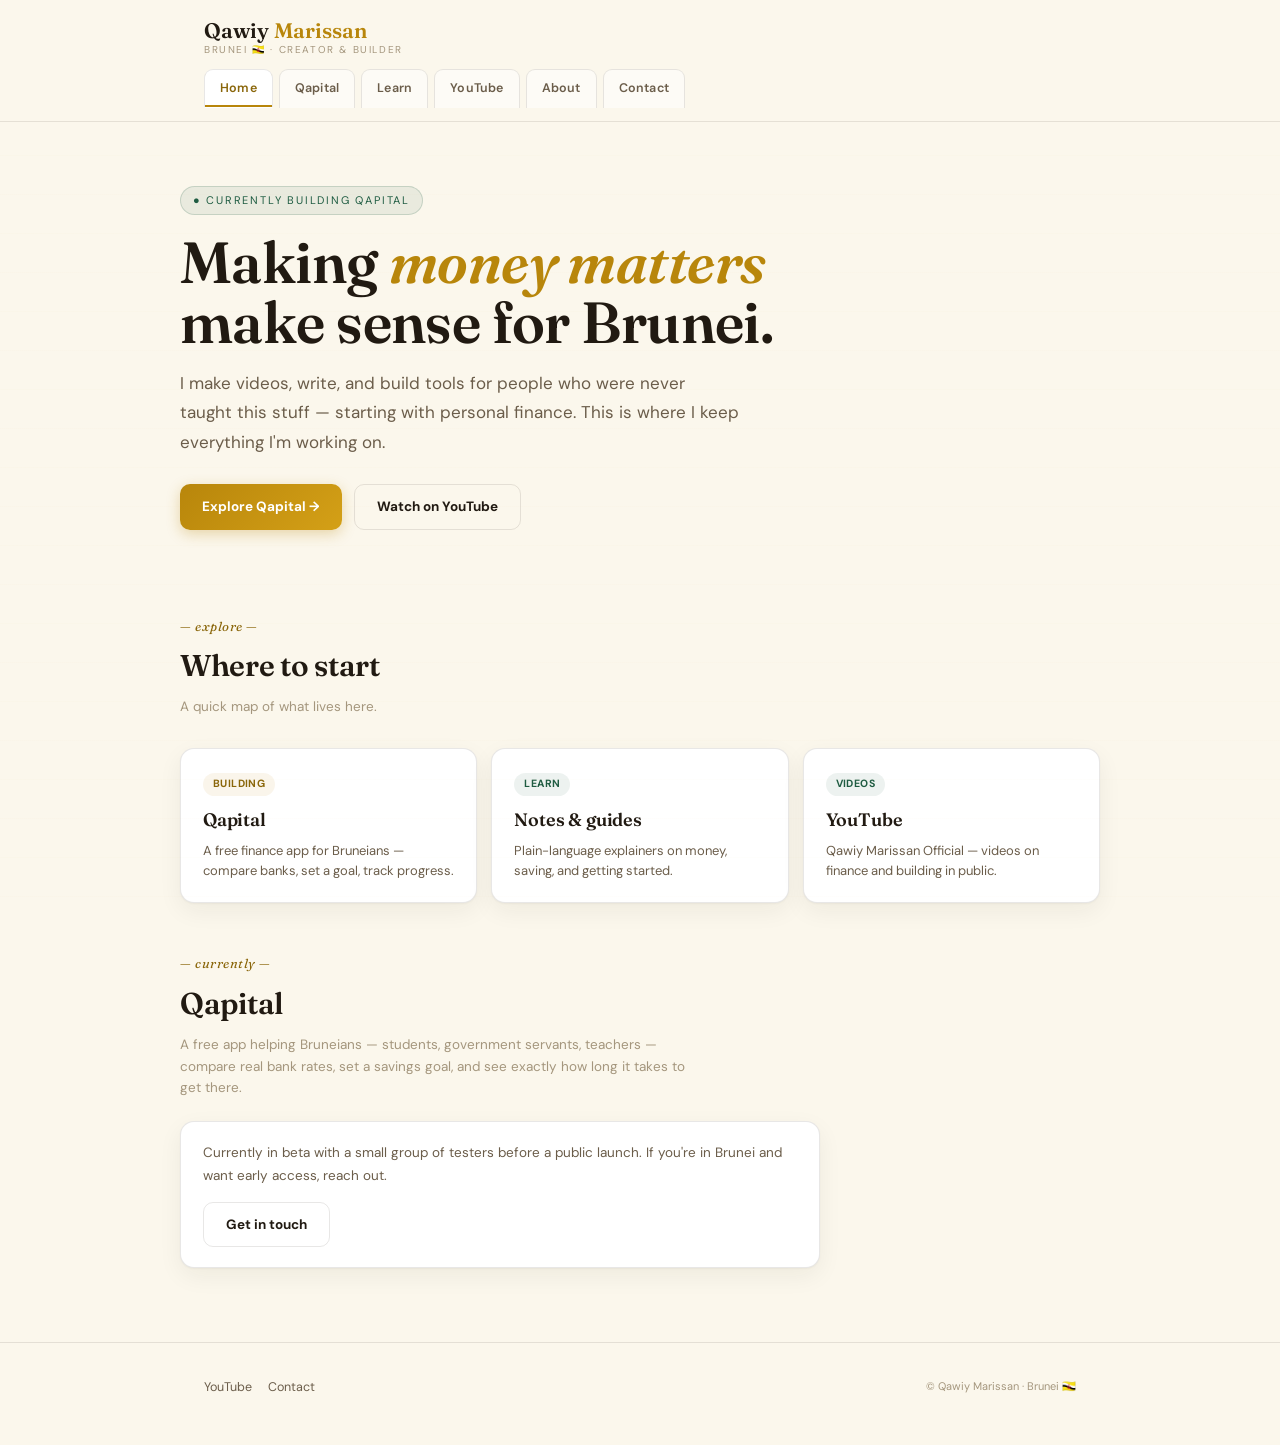
<file: index.html>
<!DOCTYPE html>
<html lang="en">
<head>
<meta charset="UTF-8">
<meta name="viewport" content="width=device-width,initial-scale=1">
<title>Qawiy Marissan</title>
<meta name="description" content="Qawiy Marissan — Bruneian creator and builder of Qapital.">
<link rel="preconnect" href="https://fonts.googleapis.com">
<link href="https://fonts.googleapis.com/css2?family=Fraunces:ital,wght@0,400;0,500;0,600;0,700;1,500&family=DM+Sans:wght@300;400;500;600;700&display=swap" rel="stylesheet">
<link rel="stylesheet" href="css/style.css">
</head>
<body>

<header class="site-head">
<div class="wrap">
<div class="head-row">
<div class="brand">
<div class="name">Qawiy <em>Marissan</em></div>
<div class="tag">Brunei 🇧🇳 · Creator &amp; Builder</div>
</div>
</div>
<nav class="card-tabs">
<a href="index.html" class="on">Home</a>
<a href="qapital.html">Qapital</a>
<a href="learn.html">Learn</a>
<a href="youtube.html">YouTube</a>
<a href="about.html">About</a>
<a href="contact.html">Contact</a>
</nav>
</div>
</header>

<main>
<section class="hero wrap">
<div class="eyebrow">● Currently building Qapital</div>
<h1>Making <em>money matters</em><br>make sense for Brunei.</h1>
<p class="lede">I make videos, write, and build tools for people who were never taught this stuff — starting with personal finance. This is where I keep everything I'm working on.</p>
<div style="margin-top:26px;display:flex;gap:12px;flex-wrap:wrap">
<a href="qapital.html" class="btn">Explore Qapital →</a>
<a href="youtube.html" class="btn outline">Watch on YouTube</a>
</div>
</section>

<section class="chapter wrap">
<span class="num">— explore —</span>
<h2>Where to start</h2>
<p class="sub">A quick map of what lives here.</p>
</section>

<section class="wrap" style="padding:22px 0 10px">
<div class="grid grid-3">

<a href="qapital.html" class="card" style="display:block">
<div class="tagchip gold">Building</div>
<h3 style="font-size:18px;margin-bottom:6px">Qapital</h3>
<p style="font-size:13px;color:var(--ink-soft);line-height:1.6">A free finance app for Bruneians — compare banks, set a goal, track progress.</p>
</a>

<a href="learn.html" class="card" style="display:block">
<div class="tagchip">Learn</div>
<h3 style="font-size:18px;margin-bottom:6px">Notes &amp; guides</h3>
<p style="font-size:13px;color:var(--ink-soft);line-height:1.6">Plain-language explainers on money, saving, and getting started.</p>
</a>

<a href="youtube.html" class="card" style="display:block">
<div class="tagchip">Videos</div>
<h3 style="font-size:18px;margin-bottom:6px">YouTube</h3>
<p style="font-size:13px;color:var(--ink-soft);line-height:1.6">Qawiy Marissan Official — videos on finance and building in public.</p>
</a>

</div>
</section>

<section class="chapter wrap">
<span class="num">— currently —</span>
<h2>Qapital</h2>
<p class="sub">A free app helping Bruneians — students, government servants, teachers — compare real bank rates, set a savings goal, and see exactly how long it takes to get there.</p>
</section>
<section class="wrap" style="padding:14px 0 10px">
<div class="card" style="max-width:640px">
<p style="font-size:13.5px;color:var(--ink-soft);line-height:1.7;margin-bottom:14px">Currently in beta with a small group of testers before a public launch. If you're in Brunei and want early access, reach out.</p>
<a href="contact.html" class="btn outline">Get in touch</a>
</div>
</section>
</main>

<footer class="site-foot">
<div class="wrap">
<div class="row">
<div class="links">
<a href="https://youtube.com/@QawiyMarissanOfficial" target="_blank" rel="noopener">YouTube</a>
<a href="contact.html">Contact</a>
</div>
<div class="copy">© Qawiy Marissan · Brunei 🇧🇳</div>
</div>
</div>
</footer>

</body>
</html>
</file>
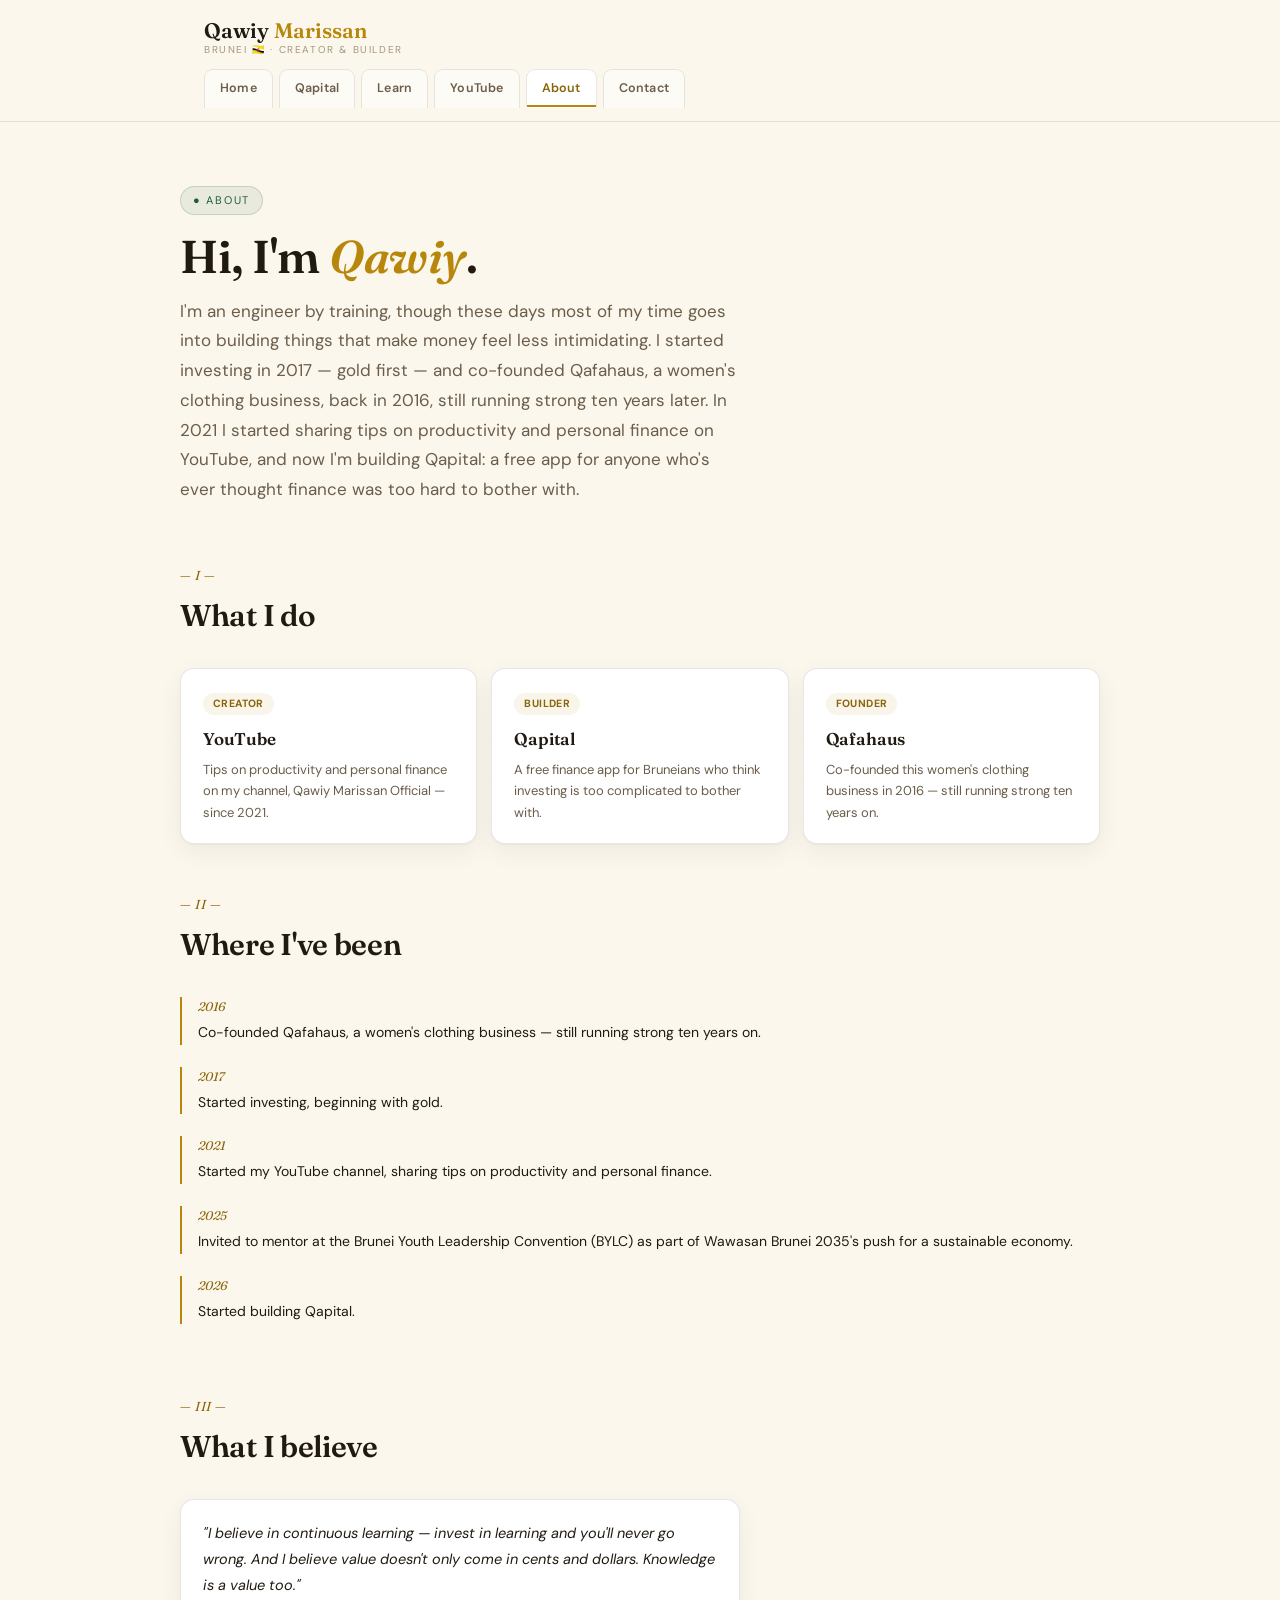
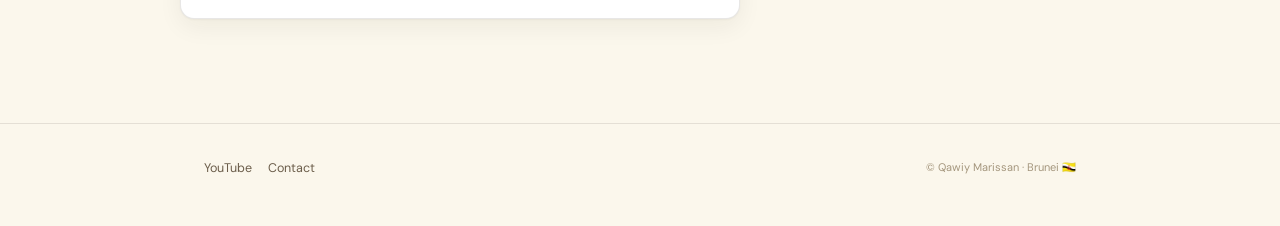
<file: about.html>
<!DOCTYPE html>
<html lang="en">
<head>
<meta charset="UTF-8">
<meta name="viewport" content="width=device-width,initial-scale=1">
<title>About — Qawiy Marissan</title>
<link rel="preconnect" href="https://fonts.googleapis.com">
<link href="https://fonts.googleapis.com/css2?family=Fraunces:ital,wght@0,400;0,500;0,600;0,700;1,500&family=DM+Sans:wght@300;400;500;600;700&display=swap" rel="stylesheet">
<link rel="stylesheet" href="css/style.css">
</head>
<body>

<header class="site-head">
<div class="wrap">
<div class="head-row">
<div class="brand">
<div class="name">Qawiy <em>Marissan</em></div>
<div class="tag">Brunei 🇧🇳 · Creator &amp; Builder</div>
</div>
</div>
<nav class="card-tabs">
<a href="index.html">Home</a>
<a href="qapital.html">Qapital</a>
<a href="learn.html">Learn</a>
<a href="youtube.html">YouTube</a>
<a href="about.html" class="on">About</a>
<a href="contact.html">Contact</a>
</nav>
</div>
</header>

<main>
<section class="hero wrap" style="padding-bottom:20px">
<div class="eyebrow">● About</div>
<h1 style="font-size:clamp(30px,5vw,46px)">Hi, I'm <em>Qawiy</em>.</h1>
<p class="lede">I'm an engineer by training, though these days most of my time goes into building things that make money feel less intimidating. I started investing in 2017 — gold first — and co-founded Qafahaus, a women's clothing business, back in 2016, still running strong ten years later. In 2021 I started sharing tips on productivity and personal finance on YouTube, and now I'm building Qapital: a free app for anyone who's ever thought finance was too hard to bother with.</p>
</section>

<section class="chapter wrap">
<span class="num">— I —</span>
<h2>What I do</h2>
</section>
<section class="wrap" style="padding:14px 0 10px">
<div class="grid grid-3">
<div class="card">
<div class="tagchip gold">Creator</div>
<h3 style="font-size:17px;margin-bottom:6px">YouTube</h3>
<p style="font-size:13px;color:var(--ink-soft);line-height:1.65">Tips on productivity and personal finance on my channel, Qawiy Marissan Official — since 2021.</p>
</div>
<div class="card">
<div class="tagchip gold">Builder</div>
<h3 style="font-size:17px;margin-bottom:6px">Qapital</h3>
<p style="font-size:13px;color:var(--ink-soft);line-height:1.65">A free finance app for Bruneians who think investing is too complicated to bother with.</p>
</div>
<div class="card">
<div class="tagchip gold">Founder</div>
<h3 style="font-size:17px;margin-bottom:6px">Qafahaus</h3>
<p style="font-size:13px;color:var(--ink-soft);line-height:1.65">Co-founded this women's clothing business in 2016 — still running strong ten years on.</p>
</div>
</div>
</section>

<section class="chapter wrap">
<span class="num">— II —</span>
<h2>Where I've been</h2>
</section>
<section class="wrap" style="padding:14px 0 10px">
<div class="margin-note">
<span class="date">2016</span>
<p style="font-size:14px;color:var(--ink);line-height:1.7">Co-founded Qafahaus, a women's clothing business — still running strong ten years on.</p>
</div>
<div class="margin-note">
<span class="date">2017</span>
<p style="font-size:14px;color:var(--ink);line-height:1.7">Started investing, beginning with gold.</p>
</div>
<div class="margin-note">
<span class="date">2021</span>
<p style="font-size:14px;color:var(--ink);line-height:1.7">Started my YouTube channel, sharing tips on productivity and personal finance.</p>
</div>
<div class="margin-note">
<span class="date">2025</span>
<p style="font-size:14px;color:var(--ink);line-height:1.7">Invited to mentor at the Brunei Youth Leadership Convention (BYLC) as part of Wawasan Brunei 2035's push for a sustainable economy.</p>
</div>
<div class="margin-note">
<span class="date">2026</span>
<p style="font-size:14px;color:var(--ink);line-height:1.7">Started building Qapital.</p>
</div>
</section>

<section class="chapter wrap">
<span class="num">— III —</span>
<h2>What I believe</h2>
</section>
<section class="wrap" style="padding:14px 0 40px">
<div class="card" style="max-width:560px">
<p style="font-size:14.5px;color:var(--ink);line-height:1.8;font-style:italic">"I believe in continuous learning — invest in learning and you'll never go wrong. And I believe value doesn't only come in cents and dollars. Knowledge is a value too."</p>
</div>
</section>
</main>

<footer class="site-foot">
<div class="wrap">
<div class="row">
<div class="links">
<a href="https://youtube.com/@QawiyMarissanOfficial" target="_blank" rel="noopener">YouTube</a>
<a href="contact.html">Contact</a>
</div>
<div class="copy">© Qawiy Marissan · Brunei 🇧🇳</div>
</div>
</div>
</footer>

</body>
</html>
</file>
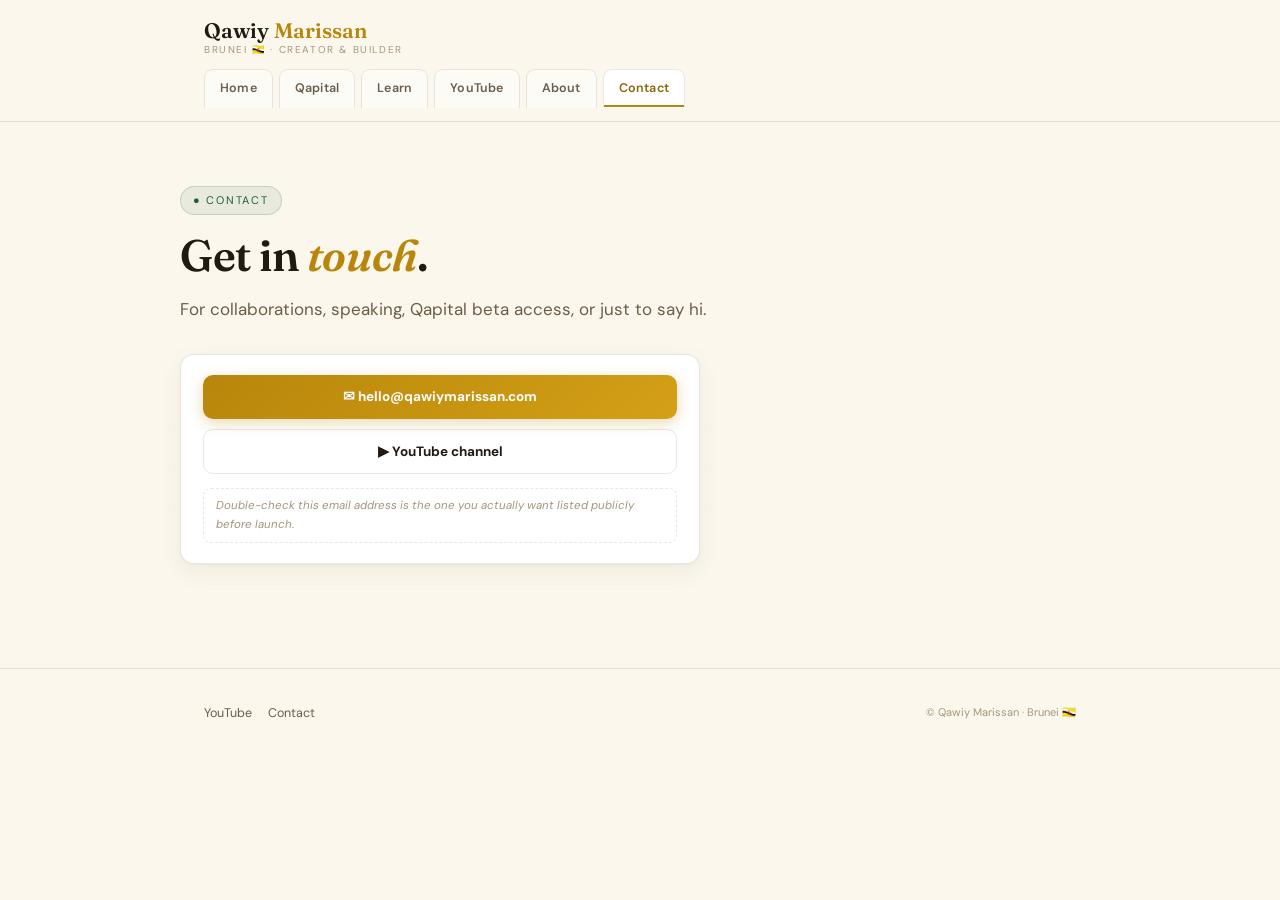
<file: contact.html>
<!DOCTYPE html>
<html lang="en">
<head>
<meta charset="UTF-8">
<meta name="viewport" content="width=device-width,initial-scale=1">
<title>Contact — Qawiy Marissan</title>
<link rel="preconnect" href="https://fonts.googleapis.com">
<link href="https://fonts.googleapis.com/css2?family=Fraunces:ital,wght@0,400;0,500;0,600;0,700;1,500&family=DM+Sans:wght@300;400;500;600;700&display=swap" rel="stylesheet">
<link rel="stylesheet" href="css/style.css">
</head>
<body>

<header class="site-head">
<div class="wrap">
<div class="head-row">
<div class="brand">
<div class="name">Qawiy <em>Marissan</em></div>
<div class="tag">Brunei 🇧🇳 · Creator &amp; Builder</div>
</div>
</div>
<nav class="card-tabs">
<a href="index.html">Home</a>
<a href="qapital.html">Qapital</a>
<a href="learn.html">Learn</a>
<a href="youtube.html">YouTube</a>
<a href="about.html">About</a>
<a href="contact.html" class="on">Contact</a>
</nav>
</div>
</header>

<main>
<section class="hero wrap" style="padding-bottom:16px">
<div class="eyebrow">● Contact</div>
<h1 style="font-size:clamp(30px,5vw,44px)">Get in <em>touch</em>.</h1>
<p class="lede">For collaborations, speaking, Qapital beta access, or just to say hi.</p>
</section>

<section class="wrap" style="padding:14px 0 40px">
<div class="card" style="max-width:520px">
<div style="display:flex;flex-direction:column;gap:10px">
<a href="mailto:hello@qawiymarissan.com" class="btn" style="justify-content:center">✉ hello@qawiymarissan.com</a>
<a href="https://youtube.com/@QawiyMarissanOfficial" target="_blank" rel="noopener" class="btn outline" style="justify-content:center">▶ YouTube channel</a>
</div>
<div class="placeholder-note" style="margin-top:14px">Double-check this email address is the one you actually want listed publicly before launch.</div>
</div>
</section>
</main>

<footer class="site-foot">
<div class="wrap">
<div class="row">
<div class="links">
<a href="https://youtube.com/@QawiyMarissanOfficial" target="_blank" rel="noopener">YouTube</a>
<a href="contact.html">Contact</a>
</div>
<div class="copy">© Qawiy Marissan · Brunei 🇧🇳</div>
</div>
</div>
</footer>

</body>
</html>
</file>
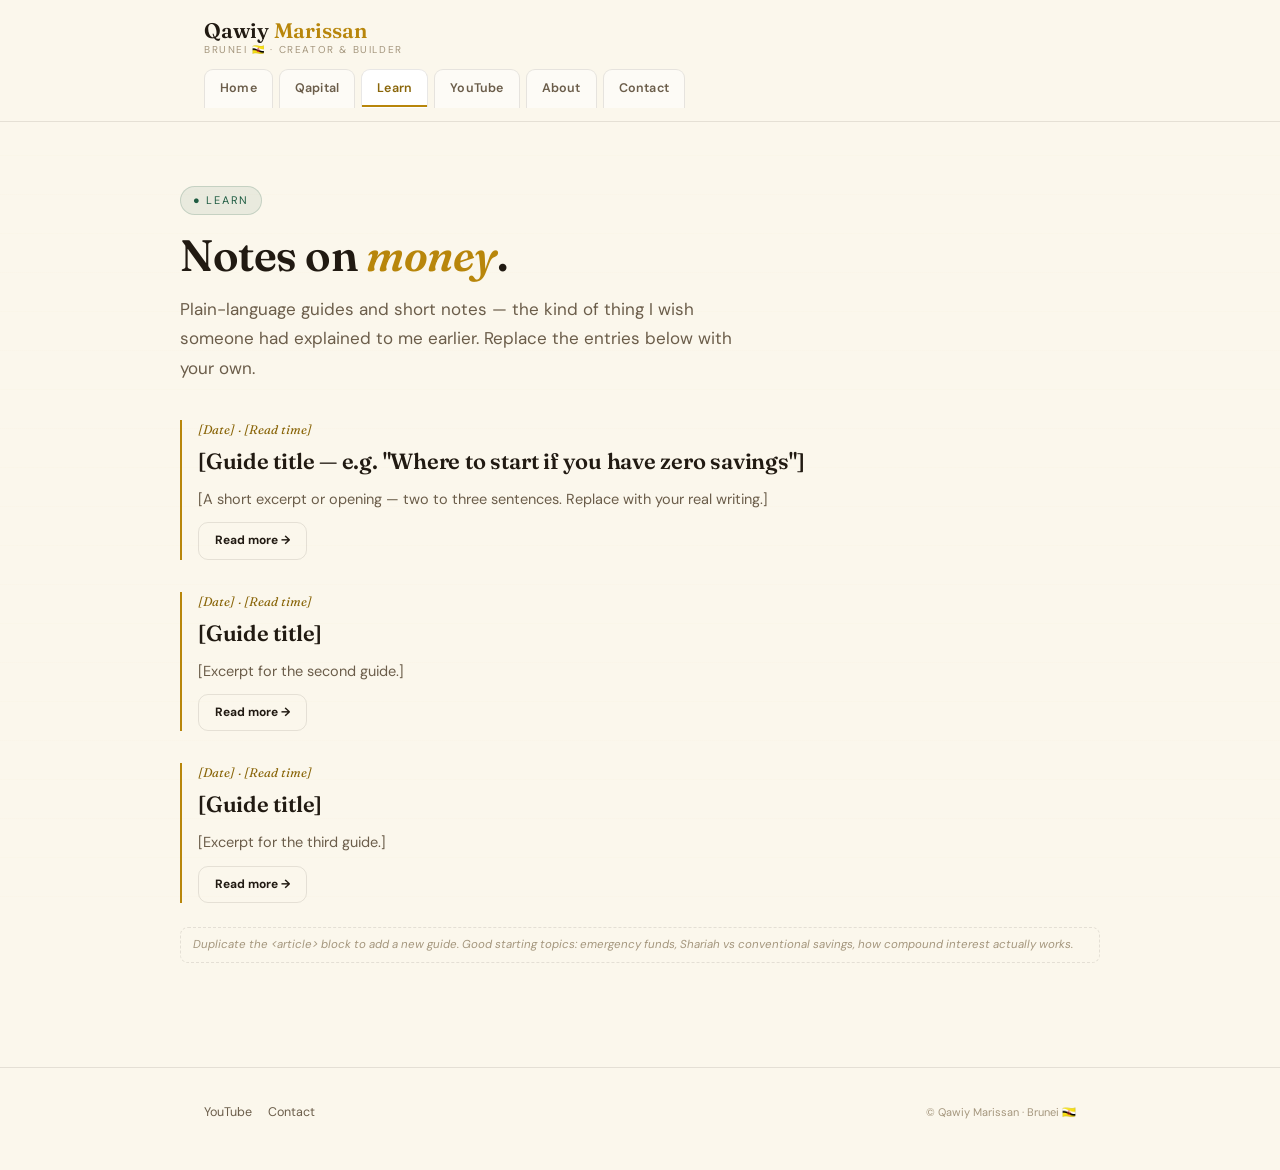
<file: learn.html>
<!DOCTYPE html>
<html lang="en">
<head>
<meta charset="UTF-8">
<meta name="viewport" content="width=device-width,initial-scale=1">
<title>Learn — Qawiy Marissan</title>
<link rel="preconnect" href="https://fonts.googleapis.com">
<link href="https://fonts.googleapis.com/css2?family=Fraunces:ital,wght@0,400;0,500;0,600;0,700;1,500&family=DM+Sans:wght@300;400;500;600;700&display=swap" rel="stylesheet">
<link rel="stylesheet" href="css/style.css">
</head>
<body>

<header class="site-head">
<div class="wrap">
<div class="head-row">
<div class="brand">
<div class="name">Qawiy <em>Marissan</em></div>
<div class="tag">Brunei 🇧🇳 · Creator &amp; Builder</div>
</div>
</div>
<nav class="card-tabs">
<a href="index.html">Home</a>
<a href="qapital.html">Qapital</a>
<a href="learn.html" class="on">Learn</a>
<a href="youtube.html">YouTube</a>
<a href="about.html">About</a>
<a href="contact.html">Contact</a>
</nav>
</div>
</header>

<main>
<section class="hero wrap" style="padding-bottom:16px">
<div class="eyebrow">● Learn</div>
<h1 style="font-size:clamp(30px,5vw,44px)">Notes on <em>money</em>.</h1>
<p class="lede">Plain-language guides and short notes — the kind of thing I wish someone had explained to me earlier. Replace the entries below with your own.</p>
</section>

<section class="wrap" style="padding:20px 0 40px">

<article class="margin-note" style="margin-bottom:32px">
<span class="date">[Date] · [Read time]</span>
<h2 style="font-size:22px;margin-bottom:8px">[Guide title — e.g. "Where to start if you have zero savings"]</h2>
<p style="font-size:14.5px;color:var(--ink-soft);line-height:1.75;margin-bottom:10px">[A short excerpt or opening — two to three sentences. Replace with your real writing.]</p>
<a href="#" class="btn outline" style="font-size:12px;padding:8px 16px">Read more →</a>
</article>

<article class="margin-note" style="margin-bottom:32px">
<span class="date">[Date] · [Read time]</span>
<h2 style="font-size:22px;margin-bottom:8px">[Guide title]</h2>
<p style="font-size:14.5px;color:var(--ink-soft);line-height:1.75;margin-bottom:10px">[Excerpt for the second guide.]</p>
<a href="#" class="btn outline" style="font-size:12px;padding:8px 16px">Read more →</a>
</article>

<article class="margin-note">
<span class="date">[Date] · [Read time]</span>
<h2 style="font-size:22px;margin-bottom:8px">[Guide title]</h2>
<p style="font-size:14.5px;color:var(--ink-soft);line-height:1.75;margin-bottom:10px">[Excerpt for the third guide.]</p>
<a href="#" class="btn outline" style="font-size:12px;padding:8px 16px">Read more →</a>
</article>

<div class="placeholder-note" style="margin-top:24px">Duplicate the &lt;article&gt; block to add a new guide. Good starting topics: emergency funds, Shariah vs conventional savings, how compound interest actually works.</div>

</section>
</main>

<footer class="site-foot">
<div class="wrap">
<div class="row">
<div class="links">
<a href="https://youtube.com/@QawiyMarissanOfficial" target="_blank" rel="noopener">YouTube</a>
<a href="contact.html">Contact</a>
</div>
<div class="copy">© Qawiy Marissan · Brunei 🇧🇳</div>
</div>
</div>
</footer>

</body>
</html>
</file>
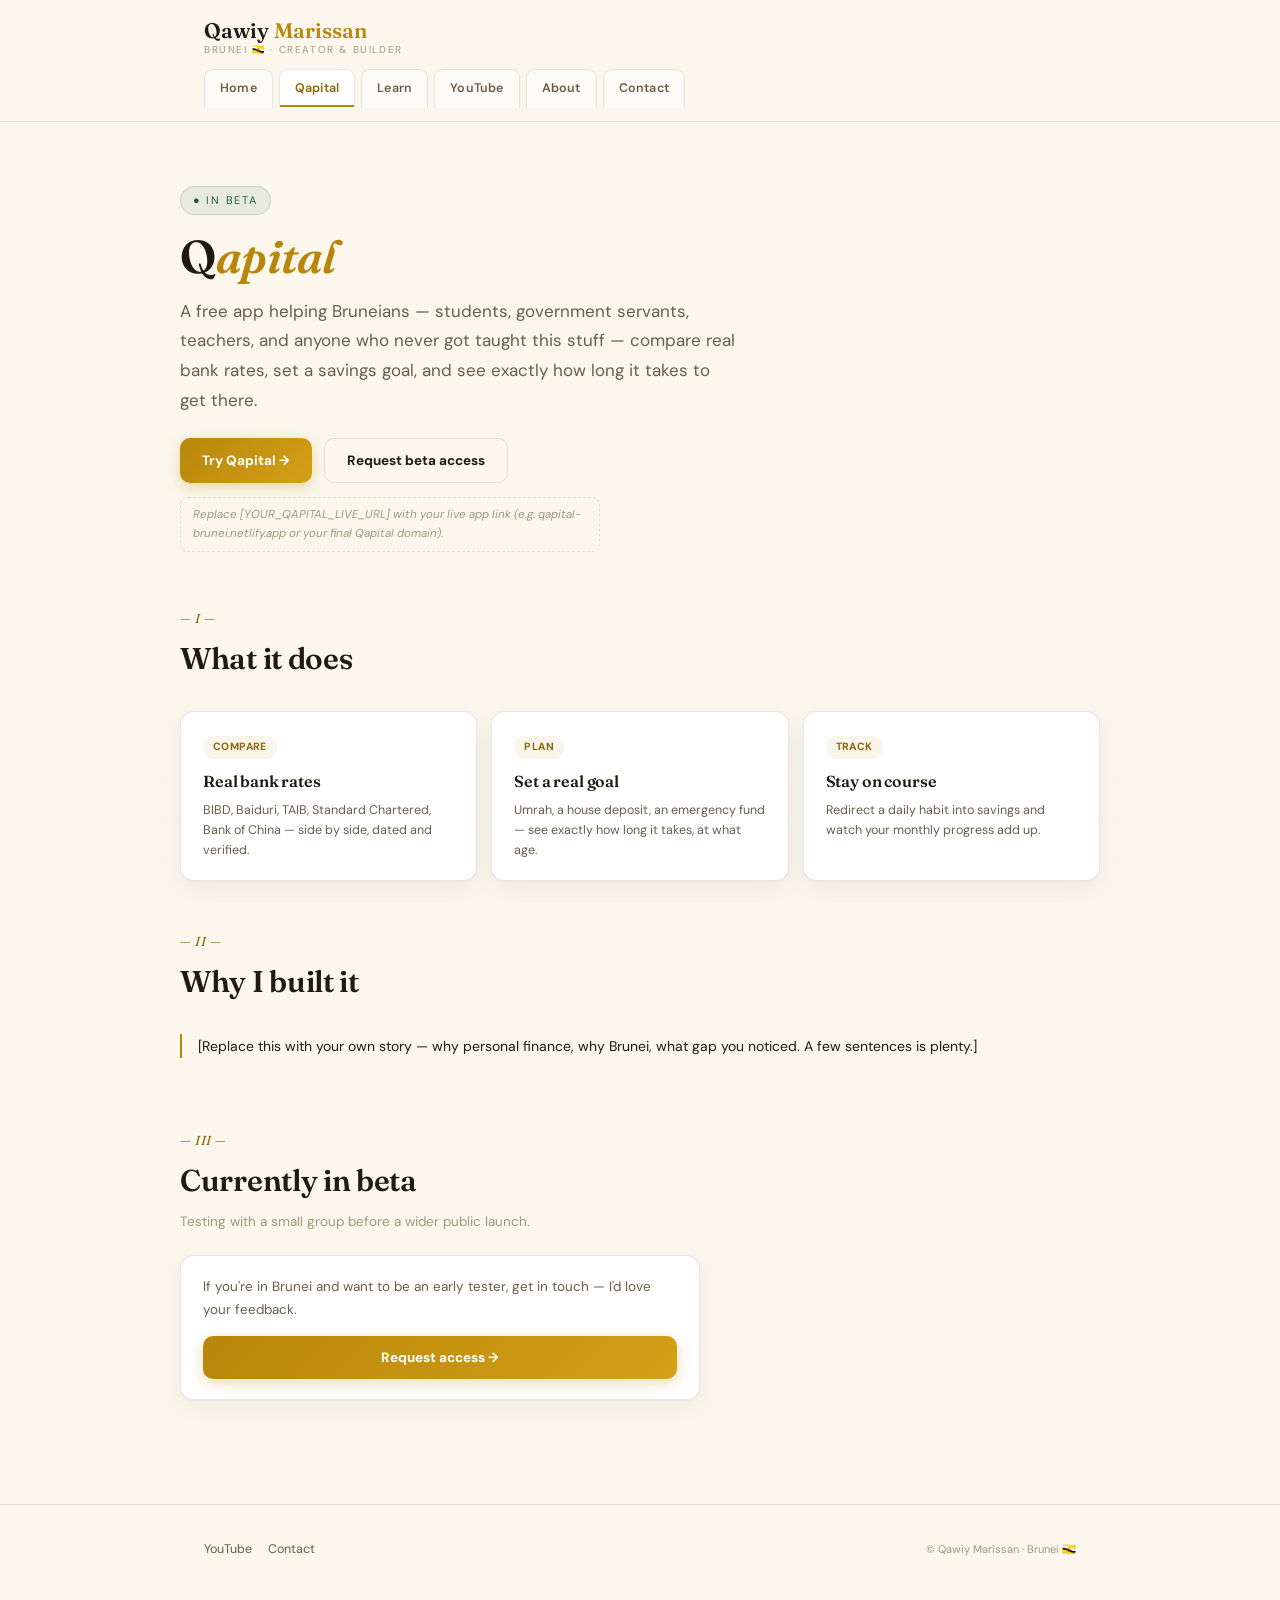
<file: qapital.html>
<!DOCTYPE html>
<html lang="en">
<head>
<meta charset="UTF-8">
<meta name="viewport" content="width=device-width,initial-scale=1">
<title>Qapital — Qawiy Marissan</title>
<link rel="preconnect" href="https://fonts.googleapis.com">
<link href="https://fonts.googleapis.com/css2?family=Fraunces:ital,wght@0,400;0,500;0,600;0,700;1,500&family=DM+Sans:wght@300;400;500;600;700&display=swap" rel="stylesheet">
<link rel="stylesheet" href="css/style.css">
</head>
<body>

<header class="site-head">
<div class="wrap">
<div class="head-row">
<div class="brand">
<div class="name">Qawiy <em>Marissan</em></div>
<div class="tag">Brunei 🇧🇳 · Creator &amp; Builder</div>
</div>
</div>
<nav class="card-tabs">
<a href="index.html">Home</a>
<a href="qapital.html" class="on">Qapital</a>
<a href="learn.html">Learn</a>
<a href="youtube.html">YouTube</a>
<a href="about.html">About</a>
<a href="contact.html">Contact</a>
</nav>
</div>
</header>

<main>
<section class="hero wrap" style="padding-bottom:16px">
<div class="eyebrow">● In beta</div>
<h1 style="font-size:clamp(30px,5vw,46px)">Q<em>apital</em></h1>
<p class="lede">A free app helping Bruneians — students, government servants, teachers, and anyone who never got taught this stuff — compare real bank rates, set a savings goal, and see exactly how long it takes to get there.</p>
<div style="margin-top:22px;display:flex;gap:12px;flex-wrap:wrap">
<a href="[YOUR_QAPITAL_LIVE_URL]" target="_blank" rel="noopener" class="btn">Try Qapital →</a>
<a href="contact.html" class="btn outline">Request beta access</a>
</div>
<div class="placeholder-note" style="margin-top:14px;max-width:420px">Replace [YOUR_QAPITAL_LIVE_URL] with your live app link (e.g. qapital-brunei.netlify.app or your final Qapital domain).</div>
</section>

<section class="chapter wrap">
<span class="num">— I —</span>
<h2>What it does</h2>
</section>
<section class="wrap" style="padding:14px 0 10px">
<div class="grid grid-3">
<div class="card">
<div class="tagchip gold">Compare</div>
<h3 style="font-size:16px;margin-bottom:6px">Real bank rates</h3>
<p style="font-size:12.5px;color:var(--ink-soft);line-height:1.6">BIBD, Baiduri, TAIB, Standard Chartered, Bank of China — side by side, dated and verified.</p>
</div>
<div class="card">
<div class="tagchip gold">Plan</div>
<h3 style="font-size:16px;margin-bottom:6px">Set a real goal</h3>
<p style="font-size:12.5px;color:var(--ink-soft);line-height:1.6">Umrah, a house deposit, an emergency fund — see exactly how long it takes, at what age.</p>
</div>
<div class="card">
<div class="tagchip gold">Track</div>
<h3 style="font-size:16px;margin-bottom:6px">Stay on course</h3>
<p style="font-size:12.5px;color:var(--ink-soft);line-height:1.6">Redirect a daily habit into savings and watch your monthly progress add up.</p>
</div>
</div>
</section>

<section class="chapter wrap">
<span class="num">— II —</span>
<h2>Why I built it</h2>
</section>
<section class="wrap" style="padding:14px 0 10px">
<div class="margin-note">
<p style="font-size:14px;color:var(--ink);line-height:1.75">[Replace this with your own story — why personal finance, why Brunei, what gap you noticed. A few sentences is plenty.]</p>
</div>
</section>

<section class="chapter wrap">
<span class="num">— III —</span>
<h2>Currently in beta</h2>
<p class="sub">Testing with a small group before a wider public launch.</p>
</section>
<section class="wrap" style="padding:14px 0 40px">
<div class="card" style="max-width:520px">
<p style="font-size:13.5px;color:var(--ink-soft);line-height:1.7;margin-bottom:14px">If you're in Brunei and want to be an early tester, get in touch — I'd love your feedback.</p>
<a href="contact.html" class="btn" style="width:100%;justify-content:center">Request access →</a>
</div>
</section>
</main>

<footer class="site-foot">
<div class="wrap">
<div class="row">
<div class="links">
<a href="https://youtube.com/@QawiyMarissanOfficial" target="_blank" rel="noopener">YouTube</a>
<a href="contact.html">Contact</a>
</div>
<div class="copy">© Qawiy Marissan · Brunei 🇧🇳</div>
</div>
</div>
</footer>

</body>
</html>
</file>
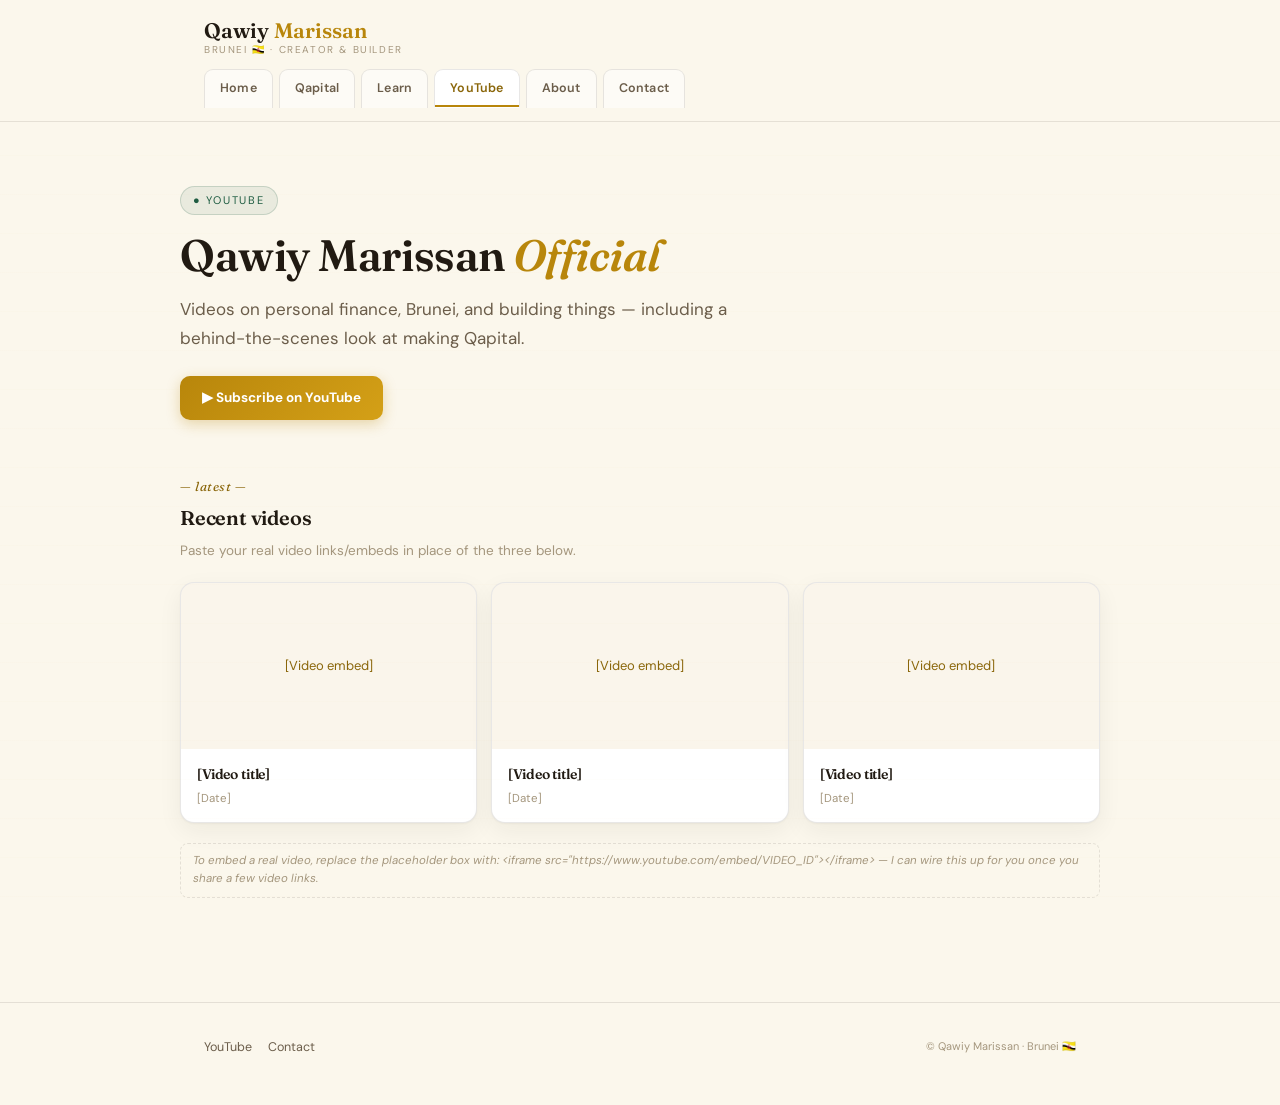
<file: youtube.html>
<!DOCTYPE html>
<html lang="en">
<head>
<meta charset="UTF-8">
<meta name="viewport" content="width=device-width,initial-scale=1">
<title>YouTube — Qawiy Marissan</title>
<link rel="preconnect" href="https://fonts.googleapis.com">
<link href="https://fonts.googleapis.com/css2?family=Fraunces:ital,wght@0,400;0,500;0,600;0,700;1,500&family=DM+Sans:wght@300;400;500;600;700&display=swap" rel="stylesheet">
<link rel="stylesheet" href="css/style.css">
</head>
<body>

<header class="site-head">
<div class="wrap">
<div class="head-row">
<div class="brand">
<div class="name">Qawiy <em>Marissan</em></div>
<div class="tag">Brunei 🇧🇳 · Creator &amp; Builder</div>
</div>
</div>
<nav class="card-tabs">
<a href="index.html">Home</a>
<a href="qapital.html">Qapital</a>
<a href="learn.html">Learn</a>
<a href="youtube.html" class="on">YouTube</a>
<a href="about.html">About</a>
<a href="contact.html">Contact</a>
</nav>
</div>
</header>

<main>
<section class="hero wrap" style="padding-bottom:16px">
<div class="eyebrow">● YouTube</div>
<h1 style="font-size:clamp(30px,5vw,44px)">Qawiy Marissan <em>Official</em></h1>
<p class="lede">Videos on personal finance, Brunei, and building things — including a behind-the-scenes look at making Qapital.</p>
<div style="margin-top:22px">
<a href="https://youtube.com/@QawiyMarissanOfficial" target="_blank" rel="noopener" class="btn">▶ Subscribe on YouTube</a>
</div>
</section>

<section class="chapter wrap">
<span class="num">— latest —</span>
<h2 style="font-size:20px">Recent videos</h2>
<p class="sub">Paste your real video links/embeds in place of the three below.</p>
</section>

<section class="wrap" style="padding:12px 0 40px">
<div class="grid grid-3">

<div class="card" style="padding:0;overflow:hidden">
<div style="aspect-ratio:16/9;background:var(--gold-bg);display:flex;align-items:center;justify-content:center;color:var(--gold-deep);font-size:13px">[Video embed]</div>
<div style="padding:14px 16px">
<h3 style="font-size:14px;margin-bottom:4px">[Video title]</h3>
<p style="font-size:11.5px;color:var(--ink-faint)">[Date]</p>
</div>
</div>

<div class="card" style="padding:0;overflow:hidden">
<div style="aspect-ratio:16/9;background:var(--gold-bg);display:flex;align-items:center;justify-content:center;color:var(--gold-deep);font-size:13px">[Video embed]</div>
<div style="padding:14px 16px">
<h3 style="font-size:14px;margin-bottom:4px">[Video title]</h3>
<p style="font-size:11.5px;color:var(--ink-faint)">[Date]</p>
</div>
</div>

<div class="card" style="padding:0;overflow:hidden">
<div style="aspect-ratio:16/9;background:var(--gold-bg);display:flex;align-items:center;justify-content:center;color:var(--gold-deep);font-size:13px">[Video embed]</div>
<div style="padding:14px 16px">
<h3 style="font-size:14px;margin-bottom:4px">[Video title]</h3>
<p style="font-size:11.5px;color:var(--ink-faint)">[Date]</p>
</div>
</div>

</div>
<div class="placeholder-note" style="margin-top:20px">To embed a real video, replace the placeholder box with: &lt;iframe src="https://www.youtube.com/embed/VIDEO_ID"&gt;&lt;/iframe&gt; — I can wire this up for you once you share a few video links.</div>
</section>
</main>

<footer class="site-foot">
<div class="wrap">
<div class="row">
<div class="links">
<a href="https://youtube.com/@QawiyMarissanOfficial" target="_blank" rel="noopener">YouTube</a>
<a href="contact.html">Contact</a>
</div>
<div class="copy">© Qawiy Marissan · Brunei 🇧🇳</div>
</div>
</div>
</footer>

</body>
</html>
</file>
<file: css/style.css>
/* ============================================================
   Qawiy Marissan — personal site
   Palette: warm cream + gold (ties to Qapital), pine green accent
   Type: Fraunces (display) + DM Sans (body/UI)
   ============================================================ */

:root{
  --cream:#FBF7EC;
  --paper:#FFFFFF;
  --ink:#211A12;
  --ink-soft:#6B5D4A;
  --ink-faint:#A4967D;
  --gold:#B8860B;
  --gold-deep:#8A660A;
  --gold-bg:rgba(184,134,11,0.08);
  --pine:#1F5C42;
  --pine-bg:rgba(31,92,66,0.08);
  --line:rgba(33,26,18,0.10);
  --shadow:0 1px 2px rgba(33,26,18,0.04), 0 8px 24px rgba(33,26,18,0.06);
  --shadow-lift:0 4px 10px rgba(33,26,18,0.06), 0 16px 40px rgba(33,26,18,0.10);
}

*{margin:0;padding:0;box-sizing:border-box}
html{scroll-behavior:smooth}
body{
  background:var(--cream);
  color:var(--ink);
  font-family:'DM Sans',sans-serif;
  font-size:16px;
  line-height:1.6;
  -webkit-font-smoothing:antialiased;
}
h1,h2,h3,.display{
  font-family:'Fraunces',serif;
  font-weight:600;
  color:var(--ink);
  letter-spacing:-0.01em;
}
a{color:inherit;text-decoration:none}
.wrap{max-width:920px;margin:0 auto;padding:0 24px}
img{max-width:100%;display:block}

/* ---------- background texture: faint catalog-card ruling ---------- */
body::before{
  content:'';
  position:fixed;
  inset:0;
  pointer-events:none;
  background-image:repeating-linear-gradient(
    to bottom,
    transparent 0,
    transparent 38px,
    rgba(184,134,11,0.05) 39px
  );
  z-index:0;
  opacity:0.5;
}

/* ---------- header / nav ---------- */
header.site-head{
  position:sticky; top:0; z-index:50;
  background:rgba(251,247,236,0.92);
  backdrop-filter:blur(10px);
  border-bottom:1px solid var(--line);
}
.head-row{
  display:flex; align-items:center; justify-content:space-between;
  gap:16px; padding:18px 0 12px;
}
.brand{display:flex;flex-direction:column;line-height:1.15}
.brand .name{font-family:'Fraunces',serif;font-size:21px;font-weight:600;color:var(--ink)}
.brand .name em{font-style:normal;color:var(--gold)}
.brand .tag{font-size:10px;letter-spacing:1.6px;text-transform:uppercase;color:var(--ink-faint);margin-top:2px}

nav.card-tabs{
  display:flex; gap:6px; overflow-x:auto; -webkit-overflow-scrolling:touch;
  scrollbar-width:none; padding-bottom:14px;
}
nav.card-tabs::-webkit-scrollbar{display:none}
nav.card-tabs a{
  flex-shrink:0;
  font-size:12.5px; font-weight:600; letter-spacing:0.2px;
  color:var(--ink-soft);
  padding:8px 15px 9px;
  border:1px solid var(--line);
  border-bottom:none;
  border-radius:9px 9px 0 0;
  background:rgba(255,255,255,0.5);
  position:relative; top:1px;
  transition:background 0.15s,color 0.15s;
}
nav.card-tabs a:hover{background:var(--gold-bg);color:var(--gold-deep)}
nav.card-tabs a.on{
  background:var(--paper);
  color:var(--gold-deep);
  border-color:var(--line);
  border-bottom:1px solid var(--paper);
  box-shadow:0 -2px 0 var(--gold) inset;
}

/* ---------- hero (index card plate) ---------- */
.hero{
  position:relative; z-index:1;
  padding:64px 0 46px;
}
.hero .eyebrow{
  display:inline-flex; align-items:center; gap:8px;
  font-size:11px; letter-spacing:1.8px; text-transform:uppercase;
  color:var(--pine); background:var(--pine-bg);
  border:1px solid rgba(31,92,66,0.18);
  padding:5px 12px; border-radius:20px; margin-bottom:18px;
}
.hero h1{font-size:clamp(34px,6vw,58px); line-height:1.03; margin-bottom:16px}
.hero h1 em{font-style:italic;color:var(--gold)}
.hero p.lede{font-size:17px;color:var(--ink-soft);max-width:560px;line-height:1.75}

/* ---------- section numbering (signature element) ---------- */
.chapter{position:relative;z-index:1;padding:40px 0 8px}
.chapter .num{
  font-family:'Fraunces',serif; font-style:italic;
  font-size:13px; color:var(--gold-deep);
  letter-spacing:0.5px; margin-bottom:6px; display:block;
}
.chapter h2{font-size:clamp(22px,3.4vw,30px);margin-bottom:6px}
.chapter .sub{font-size:13.5px;color:var(--ink-faint);max-width:520px;line-height:1.6}

/* ---------- cards ---------- */
.card{
  background:var(--paper); border:1px solid var(--line); border-radius:14px;
  padding:20px 22px; box-shadow:var(--shadow);
}
.card:hover{box-shadow:var(--shadow-lift)}
.grid{display:grid;gap:14px}
.grid-2{grid-template-columns:repeat(2,1fr)}
.grid-3{grid-template-columns:repeat(3,1fr)}
@media(max-width:720px){.grid-2,.grid-3{grid-template-columns:1fr}}

.tagchip{
  display:inline-block; font-size:10.5px; font-weight:700; letter-spacing:0.4px;
  text-transform:uppercase; color:var(--pine); background:var(--pine-bg);
  padding:3px 10px; border-radius:20px; margin-bottom:10px;
}
.tagchip.gold{color:var(--gold-deep);background:var(--gold-bg)}

/* ---------- margin note (signature motif for Writing/Books) ---------- */
.margin-note{
  border-left:2.5px solid var(--gold);
  padding-left:16px; margin:0 0 22px;
}
.margin-note .date{
  font-family:'Fraunces',serif;font-style:italic;font-size:12.5px;
  color:var(--gold-deep);margin-bottom:4px;display:block;
}

/* ---------- buttons ---------- */
.btn{
  display:inline-flex; align-items:center; gap:8px;
  background:linear-gradient(135deg,var(--gold),#D4A017);
  color:#fff; font-weight:700; font-size:13.5px;
  padding:11px 22px; border-radius:10px; border:none; cursor:pointer;
  box-shadow:0 4px 14px rgba(184,134,11,0.3);
}
.btn.outline{
  background:none; color:var(--ink); border:1.5px solid var(--line);
  box-shadow:none;
}

/* ---------- footer ---------- */
footer.site-foot{
  position:relative;z-index:1;
  margin-top:64px; padding:34px 0 48px;
  border-top:1px solid var(--line);
}
footer.site-foot .row{
  display:flex; flex-wrap:wrap; gap:14px; align-items:center; justify-content:space-between;
}
footer.site-foot .links{display:flex;gap:16px;flex-wrap:wrap}
footer.site-foot a{font-size:12.5px;color:var(--ink-soft)}
footer.site-foot a:hover{color:var(--gold-deep)}
footer.site-foot .copy{font-size:11px;color:var(--ink-faint)}

/* ---------- misc utility ---------- */
.mt-0{margin-top:0}
.placeholder-note{
  font-size:11.5px; color:var(--ink-faint); font-style:italic;
  border:1px dashed var(--line); border-radius:8px; padding:8px 12px; margin-top:8px;
}
</file>
